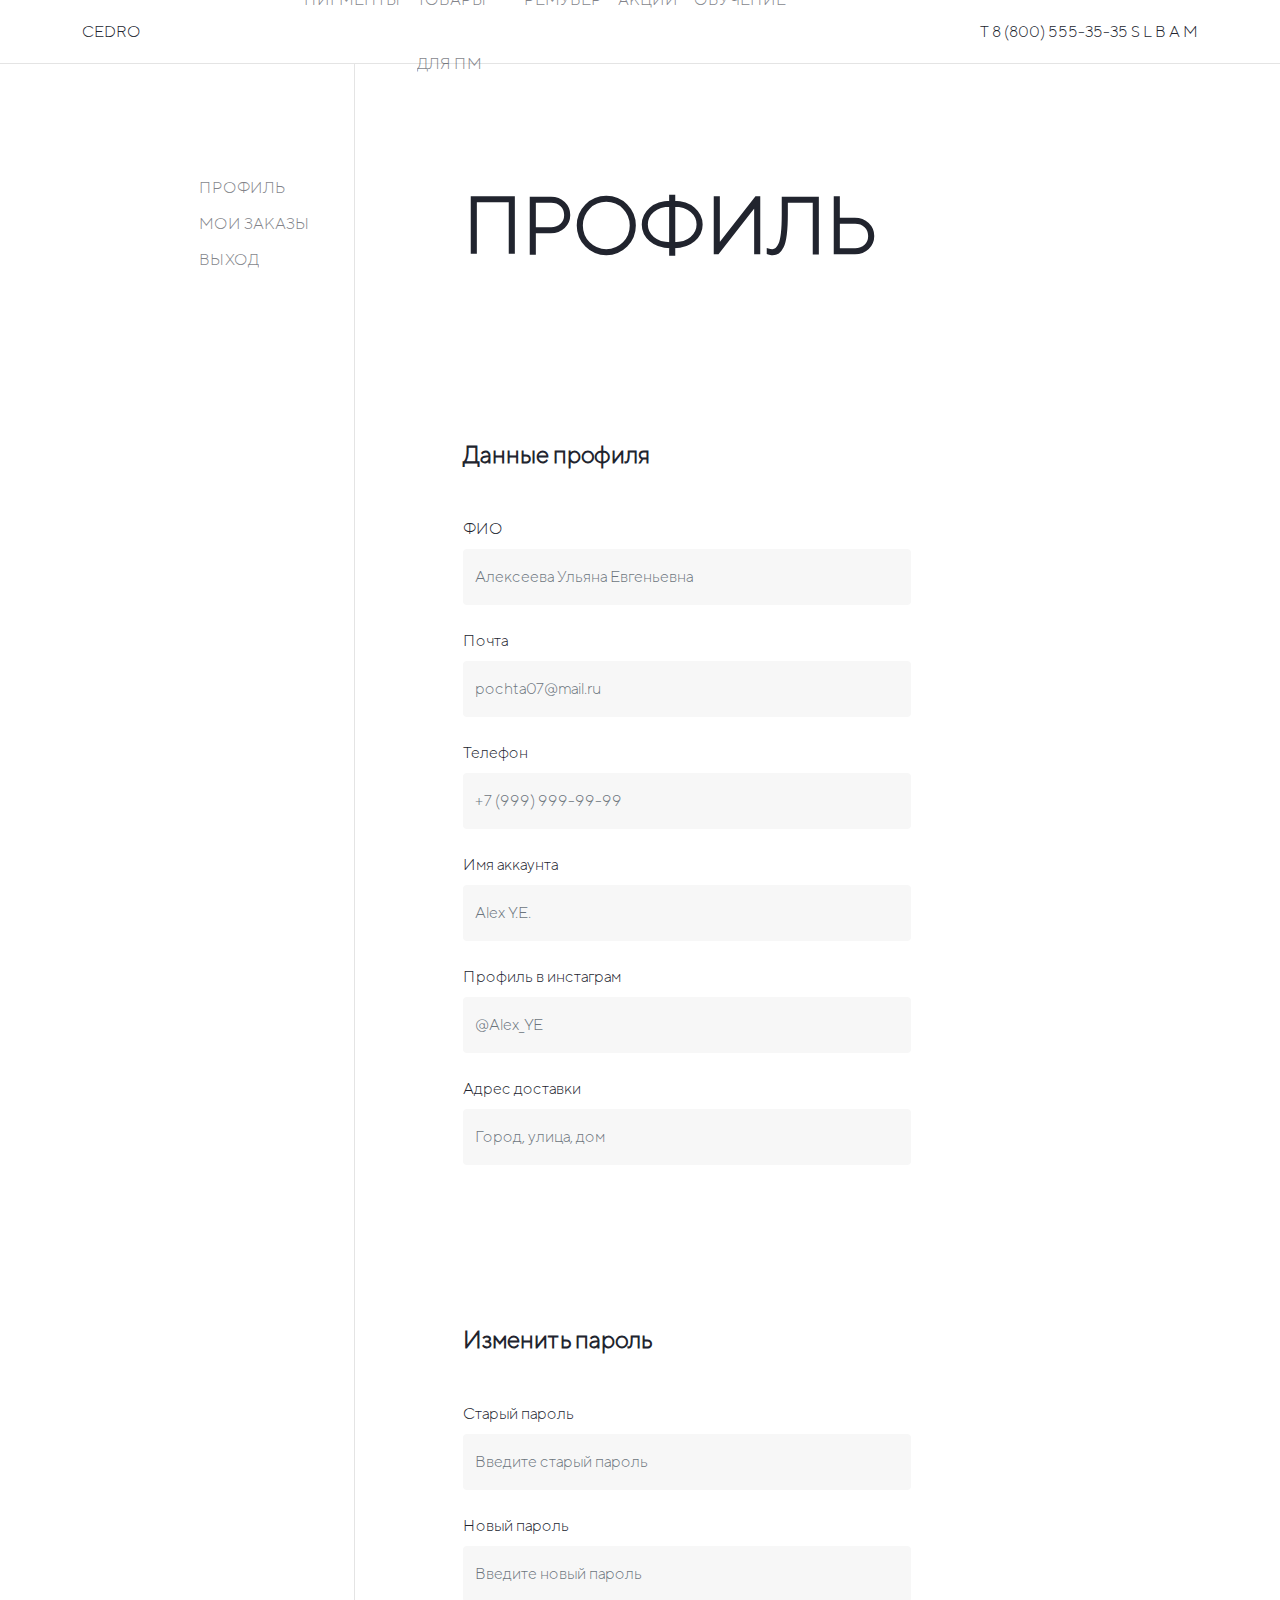
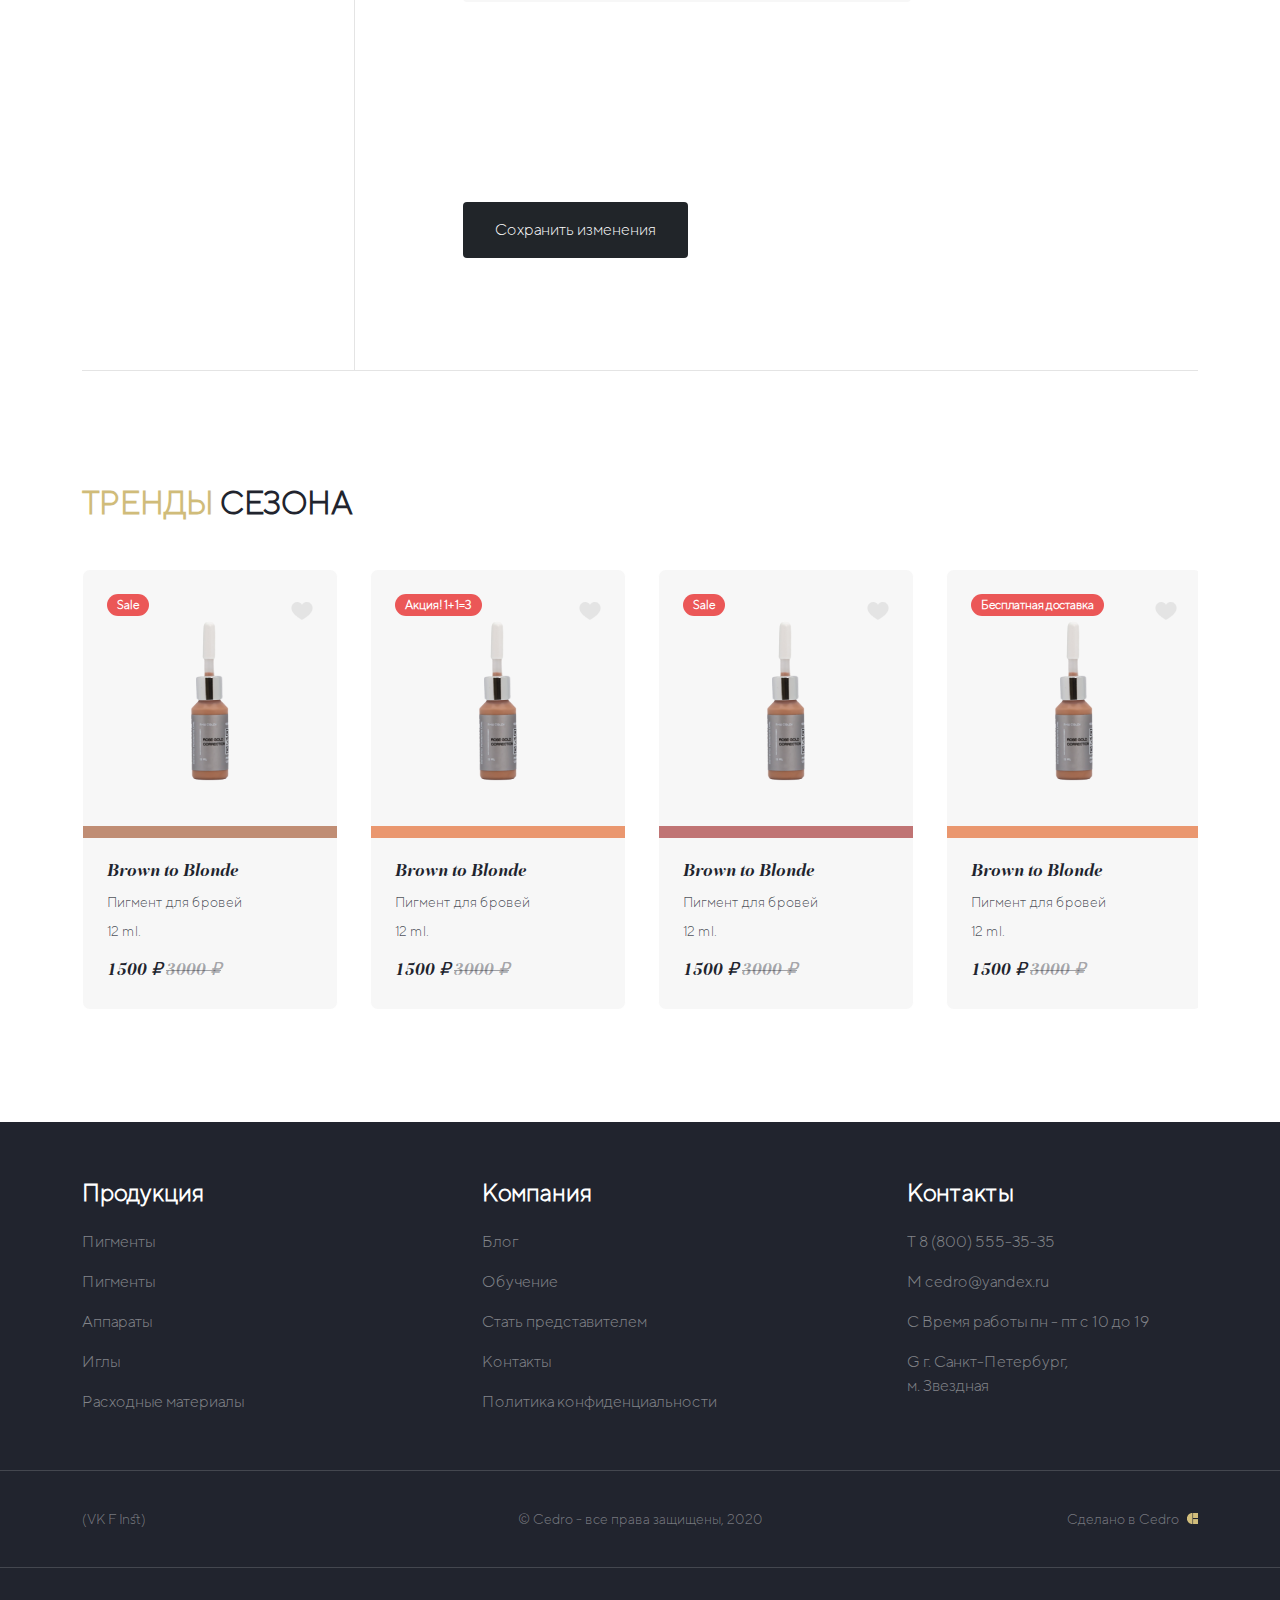
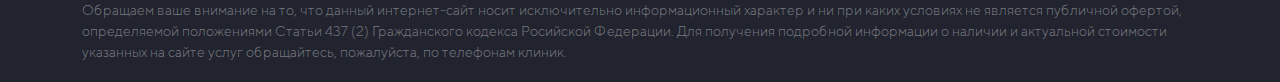
<file: index.html>
<!DOCTYPE html>
<html lang="en">
<head>
    <meta charset="UTF-8">
    <title>Cedro Inc.</title>
    <link rel="icon" href="images/favicon.ico" type="image/x-icon">
    <link rel="stylesheet" href="lib/bootstrap/css/bootstrap.min.css">
    <link rel="stylesheet" href="css/common.css">
</head>
<body>
    <header>
        <div class="container">
            <div class="row align-content-between">
                <div class="col-2 line-height-64">CEDRO</div>
                <div class="col-6">
                    <nav class="navbar navbar-expand-lg">
                        <div class="container">

                                <ul class="navbar-nav">
                                    <li class="nav-item">
                                        <a href="#" class="nav-link">ПИГМЕНТЫ</a>
                                    </li>
                                    <li class="nav-item">
                                        <a href="#" class="nav-link">ТОВАРЫ ДЛЯ ПМ</a>
                                    </li>
                                    <li class="nav-item">
                                        <a href="#" class="nav-link">РЕМУВЕР</a></li>
                                    <li class="nav-item">
                                        <a href="#" class="nav-link">АКЦИИ</a>
                                    </li>
                                    <li class="nav-item">
                                        <a href="#" class="nav-link">ОБУЧЕНИЕ</a>
                                    </li>
                                </ul>

                        </div>
                    </nav>
                </div>
                <div class="col-4 text-align-right line-height-64">
                    T 8 (800) 555-35-35
                    S
                    L
                    B
                    A
                    M
                </div>
            </div>
        </div>
    </header>
    <main>
        <div class="container">
            <div class="row">
                <div class="col-3">
                    <aside>
                        <nav>
                            <ul>
                                <li><a href="#">ПРОФИЛЬ</a></li>
                                <li><a href="#">МОИ ЗАКАЗЫ</a></li>
                                <li><a href="#">ВЫХОД</a></li>
                            </ul>
                        </nav>
                    </aside>
                </div>
                <div class="col-9">
                    <form>
                        <h1>ПРОФИЛЬ</h1>
                        <h3 class="fs-24 mb-48">Данные профиля</h3>
                        <div class="fs-16 mb-24">
                            <label for="name" class="form-label">ФИО</label>
                            <input type="text" id="name" class="form-control" placeholder="Алексеева Ульяна Евгеньевна">
                        </div>
                        <div class="fs-16 mb-24">
                            <label for="mail" class="form-label">Почта</label>
                            <input type="text" id="mail" class="form-control" placeholder="pochta07@mail.ru">
                        </div>
                        <div class="fs-16 mb-24">
                            <label for="tel" class="form-label">Телефон</label>
                            <input type="text" id="tel" class="form-control" placeholder="+7 (999) 999-99-99">
                        </div>
                        <div class="fs-16 mb-24">
                            <label for="nameAccount" class="form-label">Имя аккаунта</label>
                            <input type="text" id="nameAccount" class="form-control" placeholder="Alex Y.E.">
                        </div>
                        <div class="fs-16 mb-24">
                            <label for="instagram" class="form-label">Профиль в инстаграм</label>
                            <input type="text" id="instagram" class="form-control" placeholder="@Alex_YE">
                        </div>
                        <div class="fs-16 mb-24">
                            <label for="address" class="form-label">Адрес доставки</label>
                            <input type="text" id="address" class="form-control" placeholder="Город, улица, дом">
                        </div>
                        <h3 class="fs-24 mb-48 mt-160">Изменить пароль</h3>
                        <div class="fs-16 mb-24">
                            <label for="oldPass" class="form-label">Старый пароль</label>
                            <input type="text" id="oldPass" class="form-control" placeholder="Введите старый пароль">
                        </div>
                        <div class="fs-16 mb-24">
                            <label for="newPass" class="form-label">Новый пароль</label>
                            <input type="text" id="newPass" class="form-control" placeholder="Введите новый пароль">
                        </div>
                        <button type="submit" class="btn btn-dark mt-176 mb-112 fs-16">Сохранить изменения</button>
                    </form>
                </div>
            </div>
            <div>
                <section class="trends">
                    <h2 class="mb-48"><span>ТРЕНДЫ</span> СЕЗОНА</h2>
                    <div class="allTrends">
                        <div class="card mr-32">
                            <span class="badge bg-sale">Sale</span>
                            <img class="image-like" src="images/vector-card.png" alt="like">
                            <div class="size-256"></div>
                            <div class="card-body border-first">
                                <h5 class="card-title mb-8 fs-18">Brown to Blonde</h5>
                                <p class="card-text mb-8 fs-14">Пигмент для бровей</p>
                                <p class="card-text mb-16 fs-14">12 ml.</p>
                                <p class="cost mb-0 fs-18">1500 <i>&#8381;</i> <span>3000 <i>&#8381;</i></span></p>
                            </div>
                        </div>
                        <div class="card mr-32">
                            <span class="badge bg-sale">Акция! 1+1=3</span>
                            <img class="image-like" src="images/vector-card.png" alt="like">
                            <div class="size-256"></div>
                            <div class="card-body border-second">
                                <h5 class="card-title mb-8 fs-18">Brown to Blonde</h5>
                                <p class="card-text mb-8 fs-14">Пигмент для бровей</p>
                                <p class="card-text mb-16 fs-14">12 ml.</p>
                                <p class="cost mb-0 fs-18">1500 <i>&#8381;</i> <span>3000 <i>&#8381;</i></span></p>
                            </div>
                        </div>
                        <div class="card mr-32">
                            <span class="badge bg-sale">Sale</span>
                            <img class="image-like" src="images/vector-card.png" alt="like">
                            <div class="size-256"></div>
                            <div class="card-body border-third">
                                <h5 class="card-title mb-8 fs-18">Brown to Blonde</h5>
                                <p class="card-text mb-8 fs-14">Пигмент для бровей</p>
                                <p class="card-text mb-16 fs-14">12 ml.</p>
                                <p class="cost mb-0 fs-18">1500 <i>&#8381;</i> <span>3000 <i>&#8381;</i></span></p>
                            </div>
                        </div>
                        <div class="card mr-32">
                            <span class="badge bg-sale">Бесплатная доставка</span>
                            <img class="image-like" src="images/vector-card.png" alt="like">
                            <div class="size-256"></div>
                            <div class="card-body border-second">
                                <h5 class="card-title mb-8 fs-18">Brown to Blonde</h5>
                                <p class="card-text mb-8 fs-14">Пигмент для бровей</p>
                                <p class="card-text mb-16 fs-14">12 ml.</p>
                                <p class="cost mb-0 fs-18">1500 <i>&#8381;</i> <span>3000 <i>&#8381;</i></span></p>
                            </div>
                        </div>
                        <div class="card">
                            <span class="badge bg-sale">Sale</span>
                            <img class="image-like" src="images/vector-card.png" alt="like">
                            <div class="size-256"></div>
                            <div class="card-body border-first">
                                <h5 class="card-title mb-8 fs-18">Brown to Blonde</h5>
                                <p class="card-text mb-8 fs-14">Пигмент для бровей</p>
                                <p class="card-text mb-16 fs-14">12 ml.</p>
                                <p class="cost mb-0 fs-18">1500 <i>&#8381;</i> <span>3000 <i>&#8381;</i></span></p>
                            </div>
                        </div>
                    </div>
                </section>
            </div>

        </div>
    </main>
    <footer>
        <section>
            <div class="container py-56">
                <div class="d-flex justify-content-between">
                    <div class="footer-item">
                        <h3 class="fs-24 mb-24">Продукция</h3>
                        <ul>
                            <li><a href="#" class="fs-16">Пигменты</a></li>
                            <li class="this-a"><a href="#" class="fs-16">Пигменты</a></li>
                            <li><a href="#" class="fs-16">Аппараты</a></li>
                            <li class="this-a"><a href="#" class="fs-16">Иглы</a></li>
                            <li><a href="#" class="fs-16">Расходные материалы</a></li>
                        </ul>
                    </div>
                    <div class="footer-item ms-5">
                        <h3 class="fs-24 mb-24">Компания</h3>
                        <ul>
                            <li><a href="#" class="fs-16">Блог</a></li>
                            <li class="this-a"><a href="#" class="fs-16">Обучение</a></li>
                            <li><a href="#" class="fs-16">Стать представителем</a></li>
                            <li class="this-a"><a href="#" class="fs-16">Контакты</a></li>
                            <li><a href="#" class="fs-16">Политика конфиденциальности</a></li>
                        </ul>
                    </div>
                    <div class="footer-item me-5">
                        <h3 class="fs-24 mb-24">Контакты</h3>
                        <ul>
                            <li><a href="#" class="fs-16">T 8 (800) 555-35-35</a></li>
                            <li class="this-a"><a href="#" class="fs-16">M cedro@yandex.ru</a></li>
                            <li><a href="#" class="fs-16">C Время работы пн - пт с 10 до 19</a></li>
                            <li class="this-a"><a href="#" class="fs-16">G г. Санкт-Петербург,<br> м. Звездная</a></li>
                        </ul>
                    </div>
                </div>
            </div>
        </section>
        <section>
            <div class="container my-32 fs-14">
                <div class="row">
                    <div class="col h-32 line-height-32">(VK F Inst)</div>
                    <div class="col text-align-center line-height-32">&copy; Cedro - все права защищены, 2020</div>
                    <div class="col text-align-right line-height-32">
                        Сделано в Cedro <img class="cedro-image" src="images/favicon.png" alt="C">
                    </div>
                </div>
            </div>
        </section>
        <section>
            <div class="container mt-32 fs-14">
                Обращаем ваше внимание на то, что данный интернет-сайт носит исключительно информационный характер
                и ни при каких условиях не является публичной офертой, определяемой положениями Статьи 437 (2)
                Гражданского кодекса Росийской Федерации. Для получения подробной информации о наличии
                и актуальной стоимости указанных на сайте услуг обращайтесь, пожалуйста, по телефонам клиник.
            </div>
        </section>
    </footer>
</body>
</html>
</file>
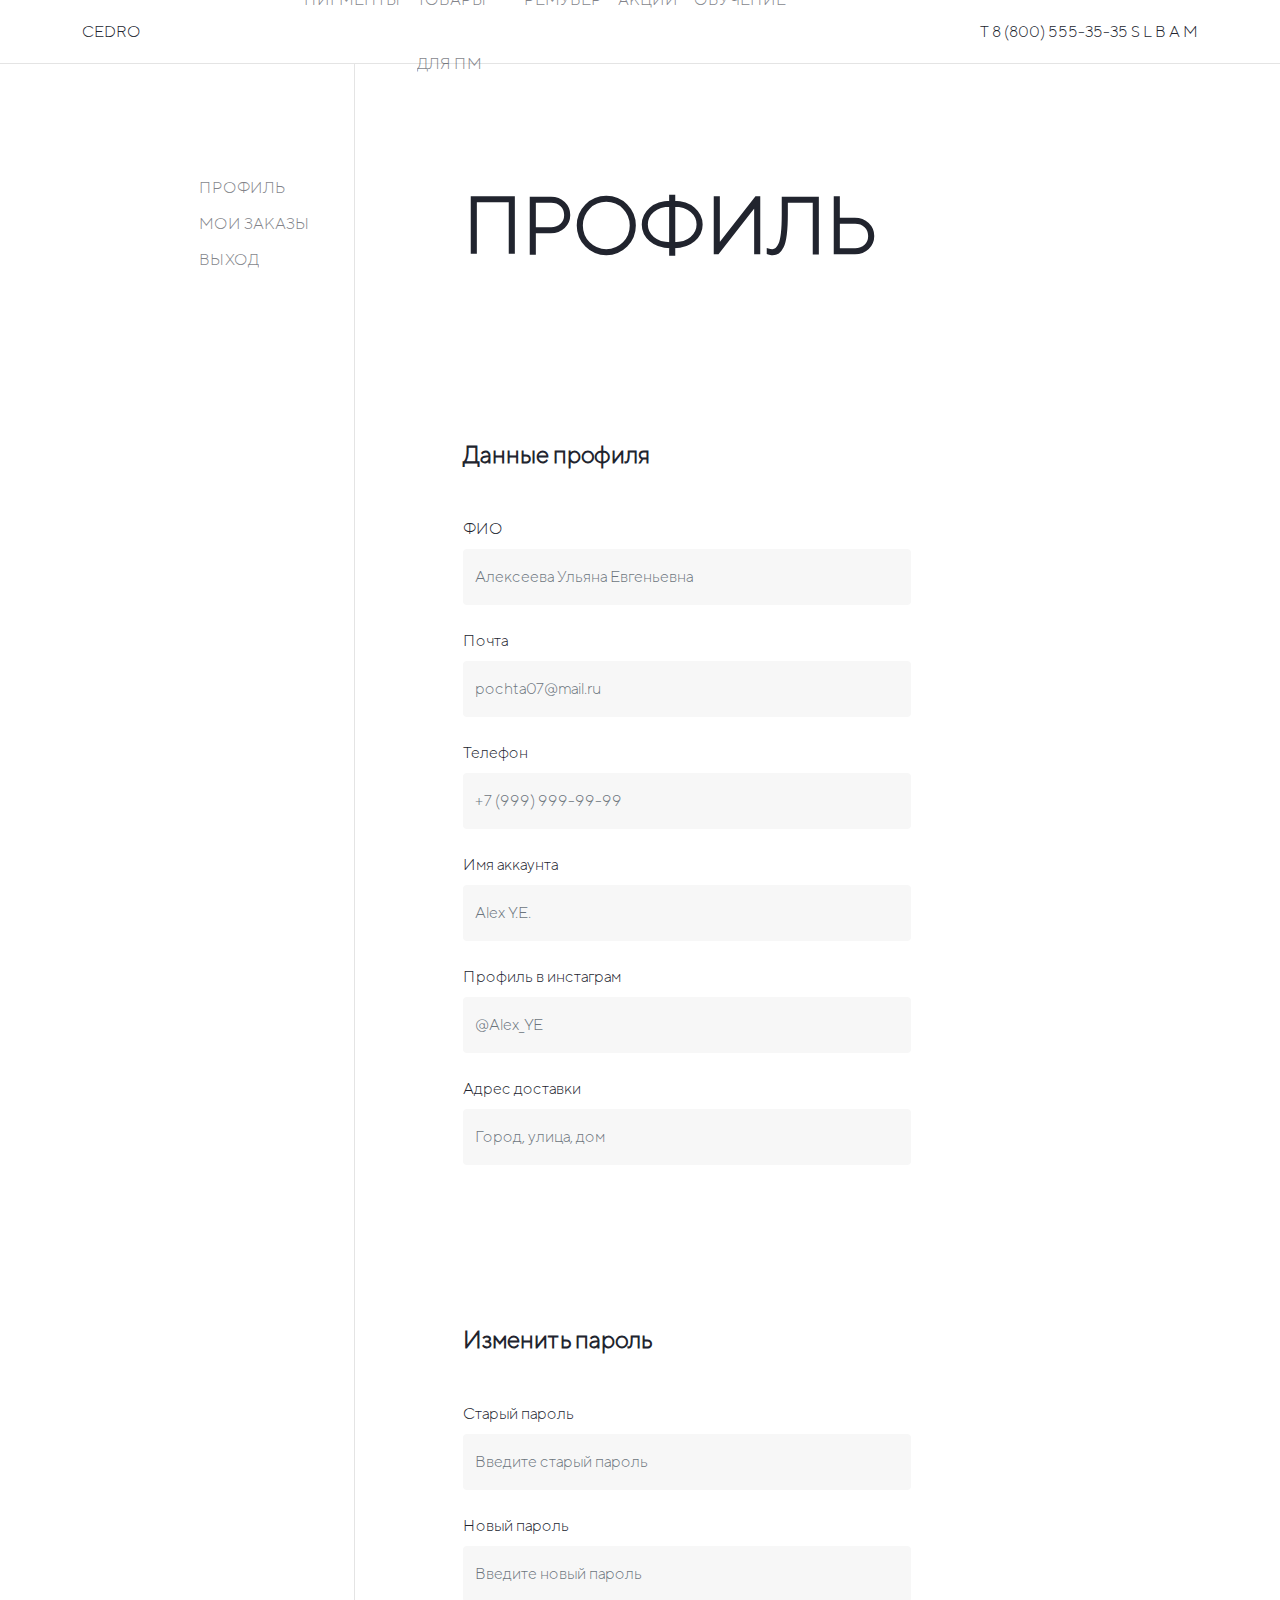
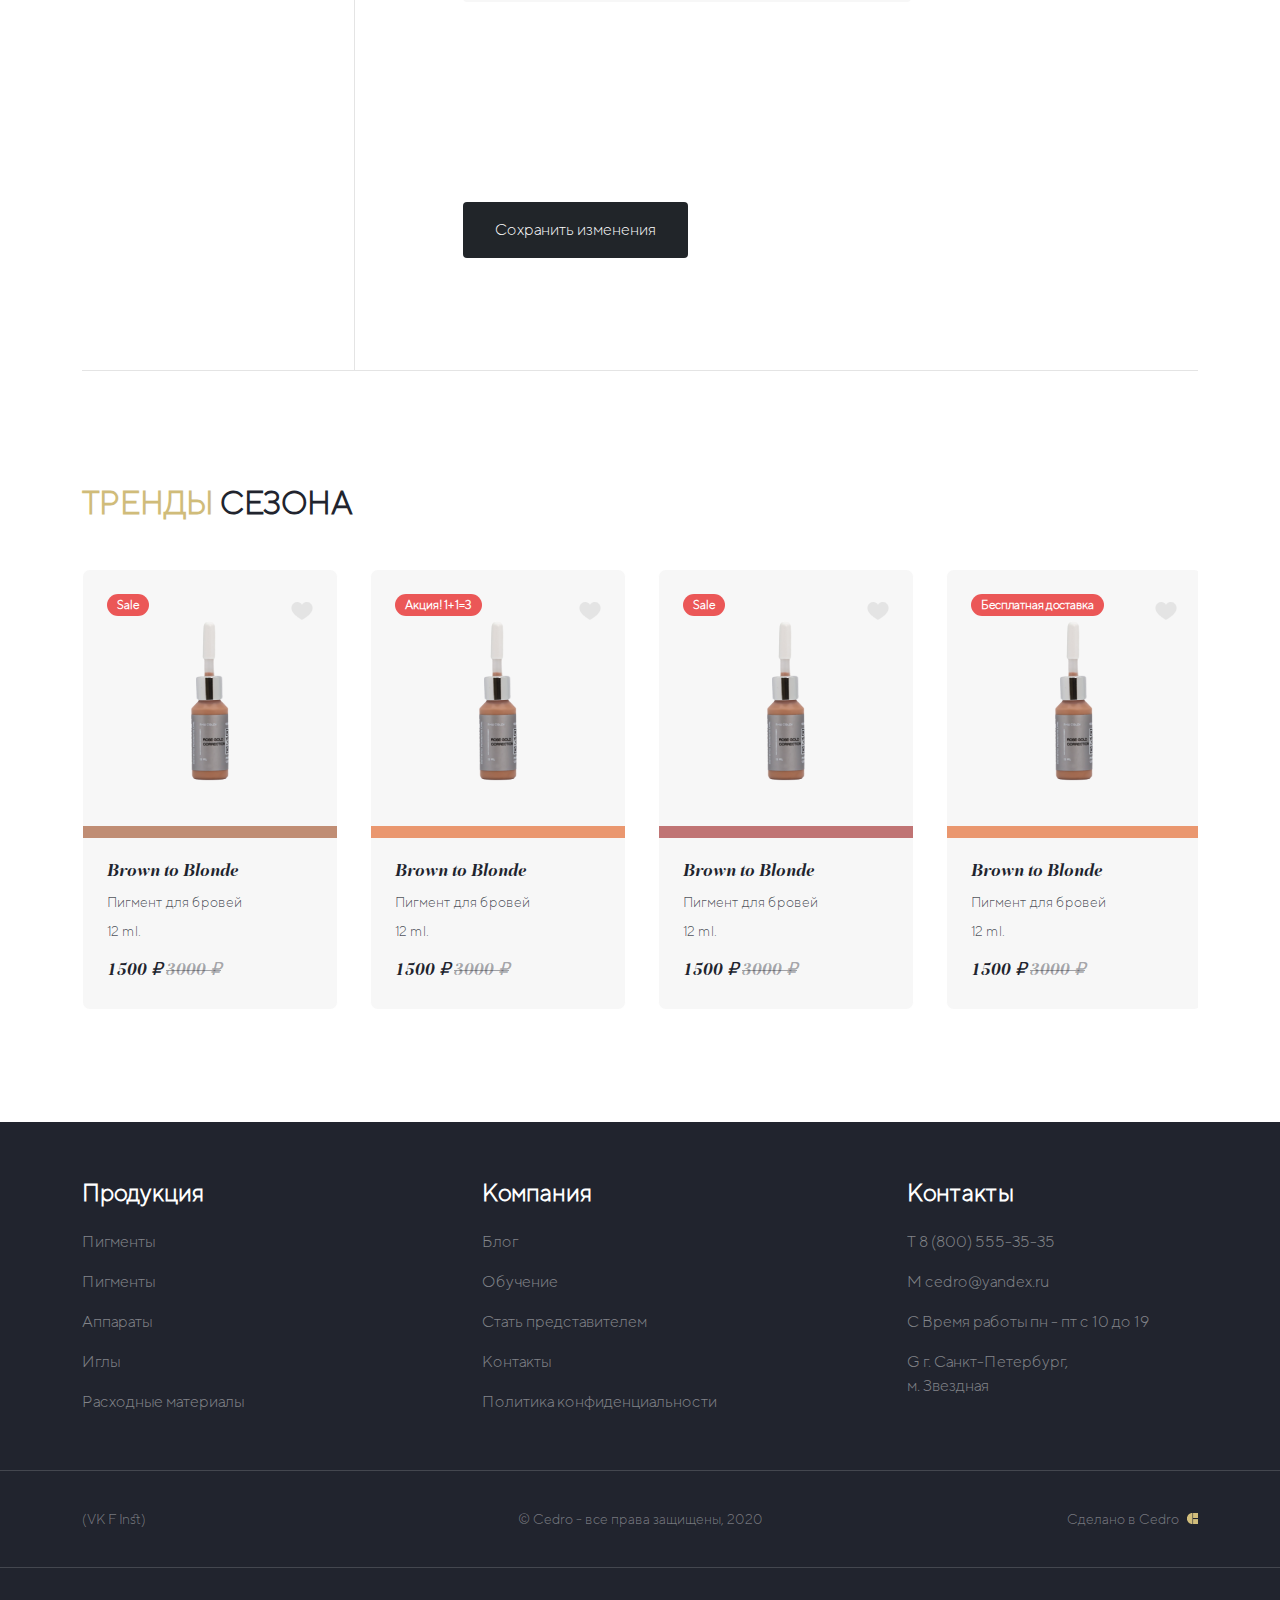
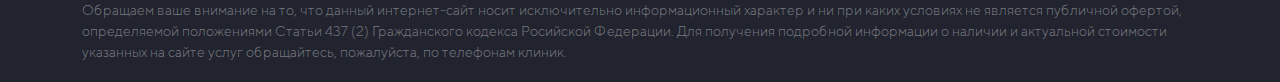
<file: _html/index.html>
<!DOCTYPE html>
<html lang="en">
<head>
    <meta charset="UTF-8">
    <title>Cedro Inc.</title>
    <link rel="icon" href="../images/favicon.ico" type="image/x-icon">
    <link rel="stylesheet" href="../lib/bootstrap/css/bootstrap.min.css">
    <link rel="stylesheet" href="../css/common.css">
</head>
<body>
    <header>
        <div class="container">
            <div class="row align-content-between">
                <div class="col-2 line-height-64">CEDRO</div>
                <div class="col-6">
                    <nav class="navbar navbar-expand-lg">
                        <div class="container">

                                <ul class="navbar-nav">
                                    <li class="nav-item">
                                        <a href="#" class="nav-link">ПИГМЕНТЫ</a>
                                    </li>
                                    <li class="nav-item">
                                        <a href="#" class="nav-link">ТОВАРЫ ДЛЯ ПМ</a>
                                    </li>
                                    <li class="nav-item">
                                        <a href="#" class="nav-link">РЕМУВЕР</a></li>
                                    <li class="nav-item">
                                        <a href="#" class="nav-link">АКЦИИ</a>
                                    </li>
                                    <li class="nav-item">
                                        <a href="#" class="nav-link">ОБУЧЕНИЕ</a>
                                    </li>
                                </ul>

                        </div>
                    </nav>
                </div>
                <div class="col-4 text-align-right line-height-64">
                    T 8 (800) 555-35-35
                    S
                    L
                    B
                    A
                    M
                </div>
            </div>
        </div>
    </header>
    <main>
        <div class="container">
            <div class="row">
                <div class="col-3">
                    <aside>
                        <nav>
                            <ul>
                                <li><a href="#">ПРОФИЛЬ</a></li>
                                <li><a href="#">МОИ ЗАКАЗЫ</a></li>
                                <li><a href="#">ВЫХОД</a></li>
                            </ul>
                        </nav>
                    </aside>
                </div>
                <div class="col-9">
                    <form>
                        <h1>ПРОФИЛЬ</h1>
                        <h3 class="fs-24 mb-48">Данные профиля</h3>
                        <div class="fs-16 mb-24">
                            <label for="name" class="form-label">ФИО</label>
                            <input type="text" id="name" class="form-control" placeholder="Алексеева Ульяна Евгеньевна">
                        </div>
                        <div class="fs-16 mb-24">
                            <label for="mail" class="form-label">Почта</label>
                            <input type="text" id="mail" class="form-control" placeholder="pochta07@mail.ru">
                        </div>
                        <div class="fs-16 mb-24">
                            <label for="tel" class="form-label">Телефон</label>
                            <input type="text" id="tel" class="form-control" placeholder="+7 (999) 999-99-99">
                        </div>
                        <div class="fs-16 mb-24">
                            <label for="nameAccount" class="form-label">Имя аккаунта</label>
                            <input type="text" id="nameAccount" class="form-control" placeholder="Alex Y.E.">
                        </div>
                        <div class="fs-16 mb-24">
                            <label for="instagram" class="form-label">Профиль в инстаграм</label>
                            <input type="text" id="instagram" class="form-control" placeholder="@Alex_YE">
                        </div>
                        <div class="fs-16 mb-24">
                            <label for="address" class="form-label">Адрес доставки</label>
                            <input type="text" id="address" class="form-control" placeholder="Город, улица, дом">
                        </div>
                        <h3 class="fs-24 mb-48 mt-160">Изменить пароль</h3>
                        <div class="fs-16 mb-24">
                            <label for="oldPass" class="form-label">Старый пароль</label>
                            <input type="text" id="oldPass" class="form-control" placeholder="Введите старый пароль">
                        </div>
                        <div class="fs-16 mb-24">
                            <label for="newPass" class="form-label">Новый пароль</label>
                            <input type="text" id="newPass" class="form-control" placeholder="Введите новый пароль">
                        </div>
                        <button type="submit" class="btn btn-dark mt-176 mb-112 fs-16">Сохранить изменения</button>
                    </form>
                </div>
            </div>
            <div>
                <section class="trends">
                    <h2 class="mb-48"><span>ТРЕНДЫ</span> СЕЗОНА</h2>
                    <div class="allTrends">
                        <div class="card mr-32">
                            <span class="badge bg-sale">Sale</span>
                            <img class="image-like" src="../images/vector-card.png" alt="like">
                            <div class="size-256"></div>
                            <div class="card-body border-first">
                                <h5 class="card-title mb-8 fs-18">Brown to Blonde</h5>
                                <p class="card-text mb-8 fs-14">Пигмент для бровей</p>
                                <p class="card-text mb-16 fs-14">12 ml.</p>
                                <p class="cost mb-0 fs-18">1500 <i>&#8381;</i> <span>3000 <i>&#8381;</i></span></p>
                            </div>
                        </div>
                        <div class="card mr-32">
                            <span class="badge bg-sale">Акция! 1+1=3</span>
                            <img class="image-like" src="../images/vector-card.png" alt="like">
                            <div class="size-256"></div>
                            <div class="card-body border-second">
                                <h5 class="card-title mb-8 fs-18">Brown to Blonde</h5>
                                <p class="card-text mb-8 fs-14">Пигмент для бровей</p>
                                <p class="card-text mb-16 fs-14">12 ml.</p>
                                <p class="cost mb-0 fs-18">1500 <i>&#8381;</i> <span>3000 <i>&#8381;</i></span></p>
                            </div>
                        </div>
                        <div class="card mr-32">
                            <span class="badge bg-sale">Sale</span>
                            <img class="image-like" src="../images/vector-card.png" alt="like">
                            <div class="size-256"></div>
                            <div class="card-body border-third">
                                <h5 class="card-title mb-8 fs-18">Brown to Blonde</h5>
                                <p class="card-text mb-8 fs-14">Пигмент для бровей</p>
                                <p class="card-text mb-16 fs-14">12 ml.</p>
                                <p class="cost mb-0 fs-18">1500 <i>&#8381;</i> <span>3000 <i>&#8381;</i></span></p>
                            </div>
                        </div>
                        <div class="card mr-32">
                            <span class="badge bg-sale">Бесплатная доставка</span>
                            <img class="image-like" src="../images/vector-card.png" alt="like">
                            <div class="size-256"></div>
                            <div class="card-body border-second">
                                <h5 class="card-title mb-8 fs-18">Brown to Blonde</h5>
                                <p class="card-text mb-8 fs-14">Пигмент для бровей</p>
                                <p class="card-text mb-16 fs-14">12 ml.</p>
                                <p class="cost mb-0 fs-18">1500 <i>&#8381;</i> <span>3000 <i>&#8381;</i></span></p>
                            </div>
                        </div>
                        <div class="card">
                            <span class="badge bg-sale">Sale</span>
                            <img class="image-like" src="../images/vector-card.png" alt="like">
                            <div class="size-256"></div>
                            <div class="card-body border-first">
                                <h5 class="card-title mb-8 fs-18">Brown to Blonde</h5>
                                <p class="card-text mb-8 fs-14">Пигмент для бровей</p>
                                <p class="card-text mb-16 fs-14">12 ml.</p>
                                <p class="cost mb-0 fs-18">1500 <i>&#8381;</i> <span>3000 <i>&#8381;</i></span></p>
                            </div>
                        </div>
                    </div>
                </section>
            </div>

        </div>
    </main>
    <footer>
        <section>
            <div class="container py-56">
                <div class="d-flex justify-content-between">
                    <div class="footer-item">
                        <h3 class="fs-24 mb-24">Продукция</h3>
                        <ul>
                            <li><a href="#" class="fs-16">Пигменты</a></li>
                            <li class="this-a"><a href="#" class="fs-16">Пигменты</a></li>
                            <li><a href="#" class="fs-16">Аппараты</a></li>
                            <li class="this-a"><a href="#" class="fs-16">Иглы</a></li>
                            <li><a href="#" class="fs-16">Расходные материалы</a></li>
                        </ul>
                    </div>
                    <div class="footer-item ms-5">
                        <h3 class="fs-24 mb-24">Компания</h3>
                        <ul>
                            <li><a href="#" class="fs-16">Блог</a></li>
                            <li class="this-a"><a href="#" class="fs-16">Обучение</a></li>
                            <li><a href="#" class="fs-16">Стать представителем</a></li>
                            <li class="this-a"><a href="#" class="fs-16">Контакты</a></li>
                            <li><a href="#" class="fs-16">Политика конфиденциальности</a></li>
                        </ul>
                    </div>
                    <div class="footer-item me-5">
                        <h3 class="fs-24 mb-24">Контакты</h3>
                        <ul>
                            <li><a href="#" class="fs-16">T 8 (800) 555-35-35</a></li>
                            <li class="this-a"><a href="#" class="fs-16">M cedro@yandex.ru</a></li>
                            <li><a href="#" class="fs-16">C Время работы пн - пт с 10 до 19</a></li>
                            <li class="this-a"><a href="#" class="fs-16">G г. Санкт-Петербург,<br> м. Звездная</a></li>
                        </ul>
                    </div>
                </div>
            </div>
        </section>
        <section>
            <div class="container my-32 fs-14">
                <div class="row">
                    <div class="col h-32 line-height-32">(VK F Inst)</div>
                    <div class="col text-align-center line-height-32">&copy; Cedro - все права защищены, 2020</div>
                    <div class="col text-align-right line-height-32">
                        Сделано в Cedro <img class="cedro-image" src="../images/favicon.png" alt="C">
                    </div>
                </div>
            </div>
        </section>
        <section>
            <div class="container mt-32 fs-14">
                Обращаем ваше внимание на то, что данный интернет-сайт носит исключительно информационный характер
                и ни при каких условиях не является публичной офертой, определяемой положениями Статьи 437 (2)
                Гражданского кодекса Росийской Федерации. Для получения подробной информации о наличии
                и актуальной стоимости указанных на сайте услуг обращайтесь, пожалуйста, по телефонам клиник.
            </div>
        </section>
    </footer>
</body>
</html>
</file>
<file: css/common.css>
@font-face {
    font-family: TTNorms;
    src: url("../fonts/TTNorms-Light.ttf");
}
@font-face {
    font-family: PFRegalDisplayPro-BoldItalic;
    src: url("../fonts/PFRegalDisplayPro-BoldItalic.ttf");
}

body,html {
    margin: 0;
    background-color: white;
    font-family: TTNorms, serif;
    color: #21242E;
    overflow-x:hidden;
}
header {
    border-bottom: 1px solid #e4e4e4;
    height: 64px;
    width: 100%;
}
header .container {
    height: 64px;
}
.navbar {
    padding: 0;
    line-height: 64px;
}
main section {
    border-top: 1px solid #e4e4e4;
}
main .col-3 {
    border-right: 1px solid #e4e4e4;
}
main aside {
    float: right;
}
aside nav {
    padding-top: 112px;
    padding-right: 32px;
}
aside li:nth-child(2) {
    margin: 12px 0;
}
form {
    padding-left: 96px;
    width: 544px;
}
.form-control {
    background: #F7F7F7;
    border: none;
    height: 56px;
}
.btn {
    padding: 16px 32px;
    border-radius: 4px;
    border: none;
}
.btn:hover {
    background-color: #D0BC7A;
}
.trends {
    padding: 112px 0;
}
.allTrends {
    display: flex;
    overflow-x: auto;
    scroll-snap-type: x mandatory;
    padding: 0;
}
.card {
    scroll-snap-align: start;
    min-width: 256px;
    padding: 0;
    background: #F7F7F7;
    border-radius: 8px;
    border: 1px solid white;
}
.card:hover {
    border: 1px solid rgba(33, 36, 46, 0.4);
}
.card:hover h5 {
    color: #D0BC7A;
}
.bg-sale {
    background: #EB5757;
    position: absolute;
    border-radius: 100px;
    margin-top: 24px;
    margin-left: 24px;
    padding: 5px 10px;
}
.image-like {
    position: absolute;
    top: 32px;
    right: 24px;
}
.size-256 {
    width: 256px;
    height: 256px;
    background-image: url("../images/image 24.png");
    background-position: center;
}
.border-first {
    border-top: 12px solid #c08d74;
}
.border-second {
    border-top: 12px solid #ea976f;
}
.border-third {
    border-top: 12px solid #c07474;
}
.card-title,.cost {
    font-family: PFRegalDisplayPro-BoldItalic, serif;
}
.card-body {
    padding: 24px;
}
p.fs-14 {
    color: rgba(33, 36, 46, 0.8);
}
.cost span {
    text-decoration: line-through;
    color: rgba(33, 36, 46, 0.4);
}
footer {
    background: #21242E;
    color: rgba(255, 255, 255, 0.4);
    height: 560px;
}
footer h3 {
    color: white;
}
footer a {
    color: rgba(255, 255, 255, 0.8);
}
footer a:hover {
    color: rgba(255, 255, 255, 0.56);
    opacity: 0.56;
}
footer section {
    border-bottom: 1px solid rgba(255, 255, 255, 0.16);
}
footer section:last-child {
    border-bottom: none;
}
.footer-item:hover h3 {
    color: #D0BC7A;
}
.cedro-image {
    width: 11px;
    height: 11px;
    margin: -5px 0 0 5px;
}
ul {
    list-style-type: none;
    padding-inline-start: 0;
    margin: 0;
}
a,.nav-link {
    color: #21242E;
    opacity: 0.56;
    text-decoration: none;
}
a:hover,.nav-link:hover {
    color: #21242E;
    opacity: 1;
}
.this-a {
    margin: 16px 0;
}
h1 {
    padding-top: 112px;
    padding-bottom: 160px;
    font-size: 80px;
}
h2 span {
    color: #D0BC7A;
}
h1,h2,h3 {
    font-weight: bold;
}
.mt-32 {
    margin-top: 32px;
}
.mt-160 {
    margin-top: 160px;
}
.mt-176 {
    margin-top: 176px;
}
.mr-32 {
    margin-right: 32px;
}
.mb-8 {
    margin-bottom: 8px;
}
.mb-16 {
    margin-bottom: 16px;
}
.mb-24 {
    margin-bottom: 24px;
}
.mb-48 {
    margin-bottom: 48px;
}
.mb-112 {
    margin-bottom: 112px;
}
.my-32 {
    margin-top: 32px;
    margin-bottom: 32px;
}
.py-56 {
    padding-top: 56px;
    padding-bottom: 56px;
}
.width-353 {
    width: 353px;
}
.h-32 {
    height: 32px;
}
.text-align-center {
    text-align: center;
}
.text-align-right {
    text-align: right;
}
.line-height-32 {
    line-height: 32px;
}
.line-height-64 {
    line-height: 64px;
}
.fs-14 {
    font-size: 14px;
}
.fs-16 {
    font-size: 16px;
}
.fs-18 {
    font-size: 18px;
}
.fs-24 {
    font-size: 24px;
}
</file>
